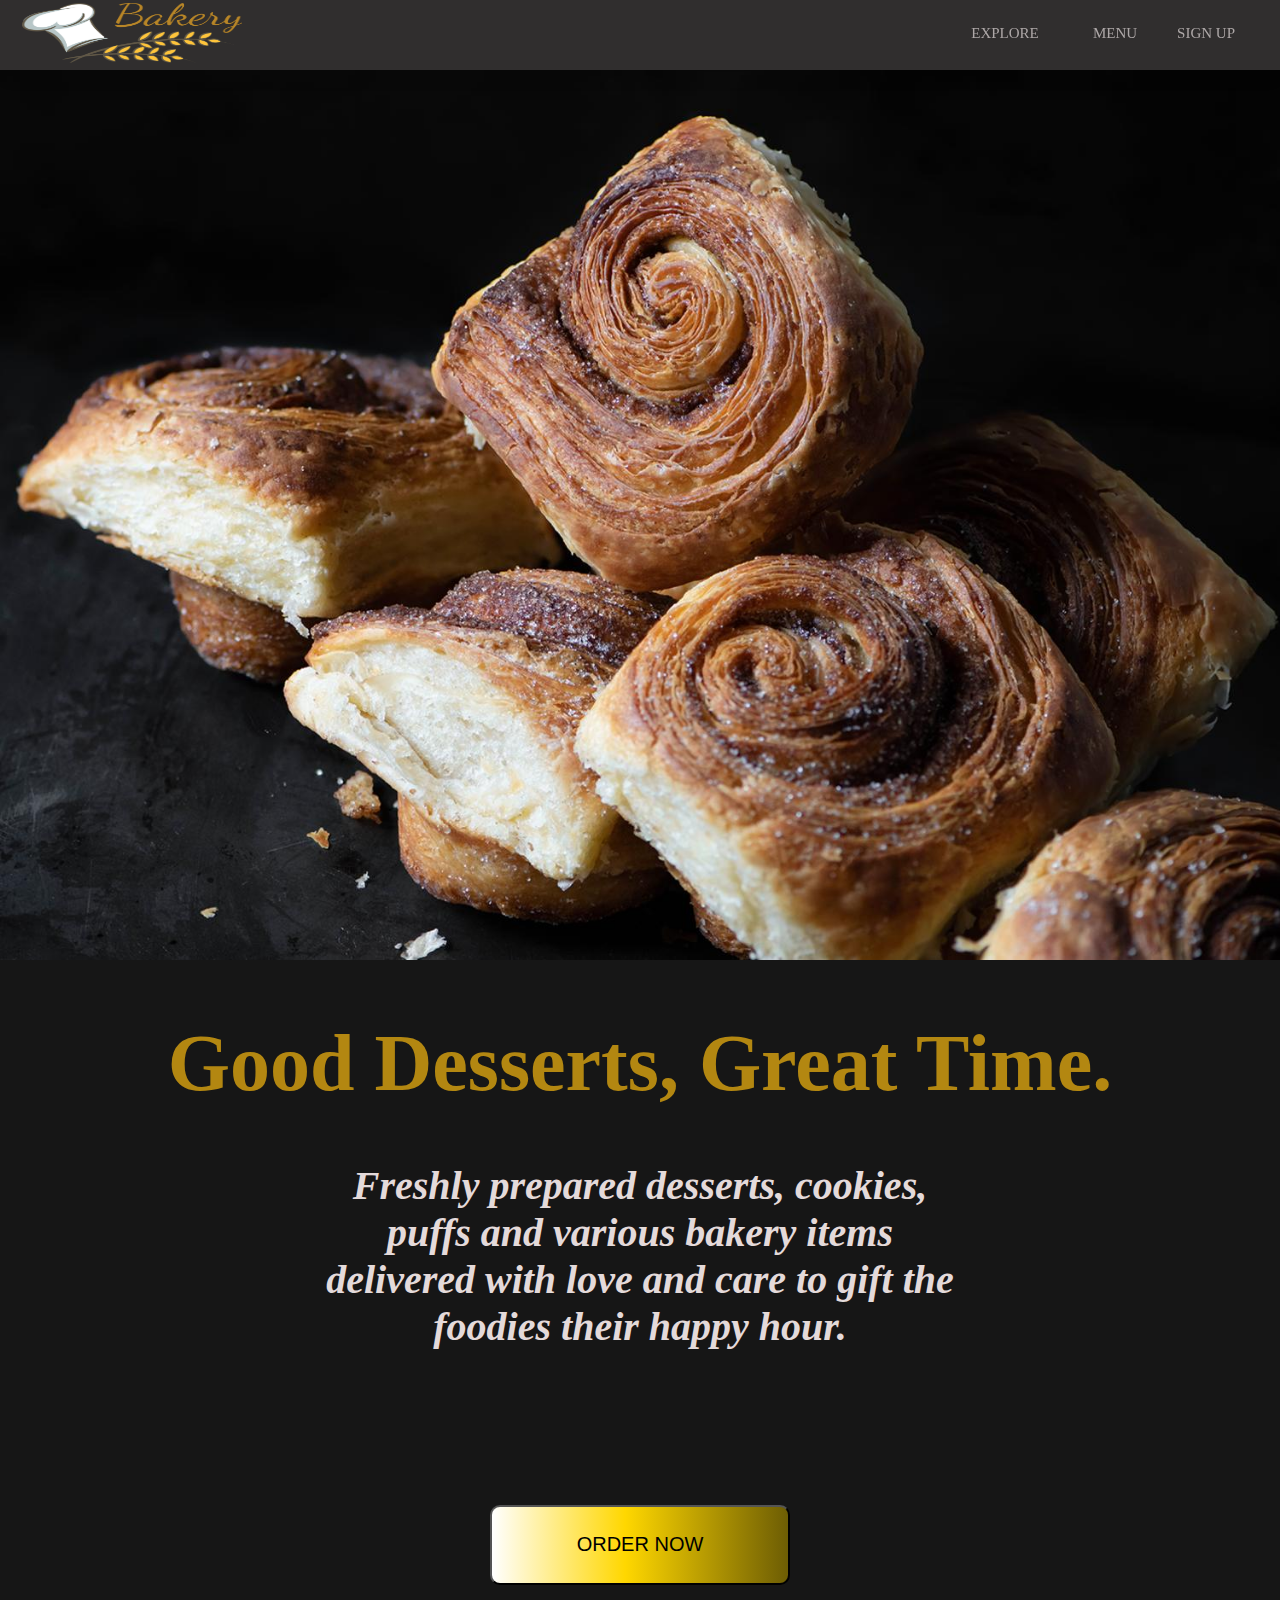
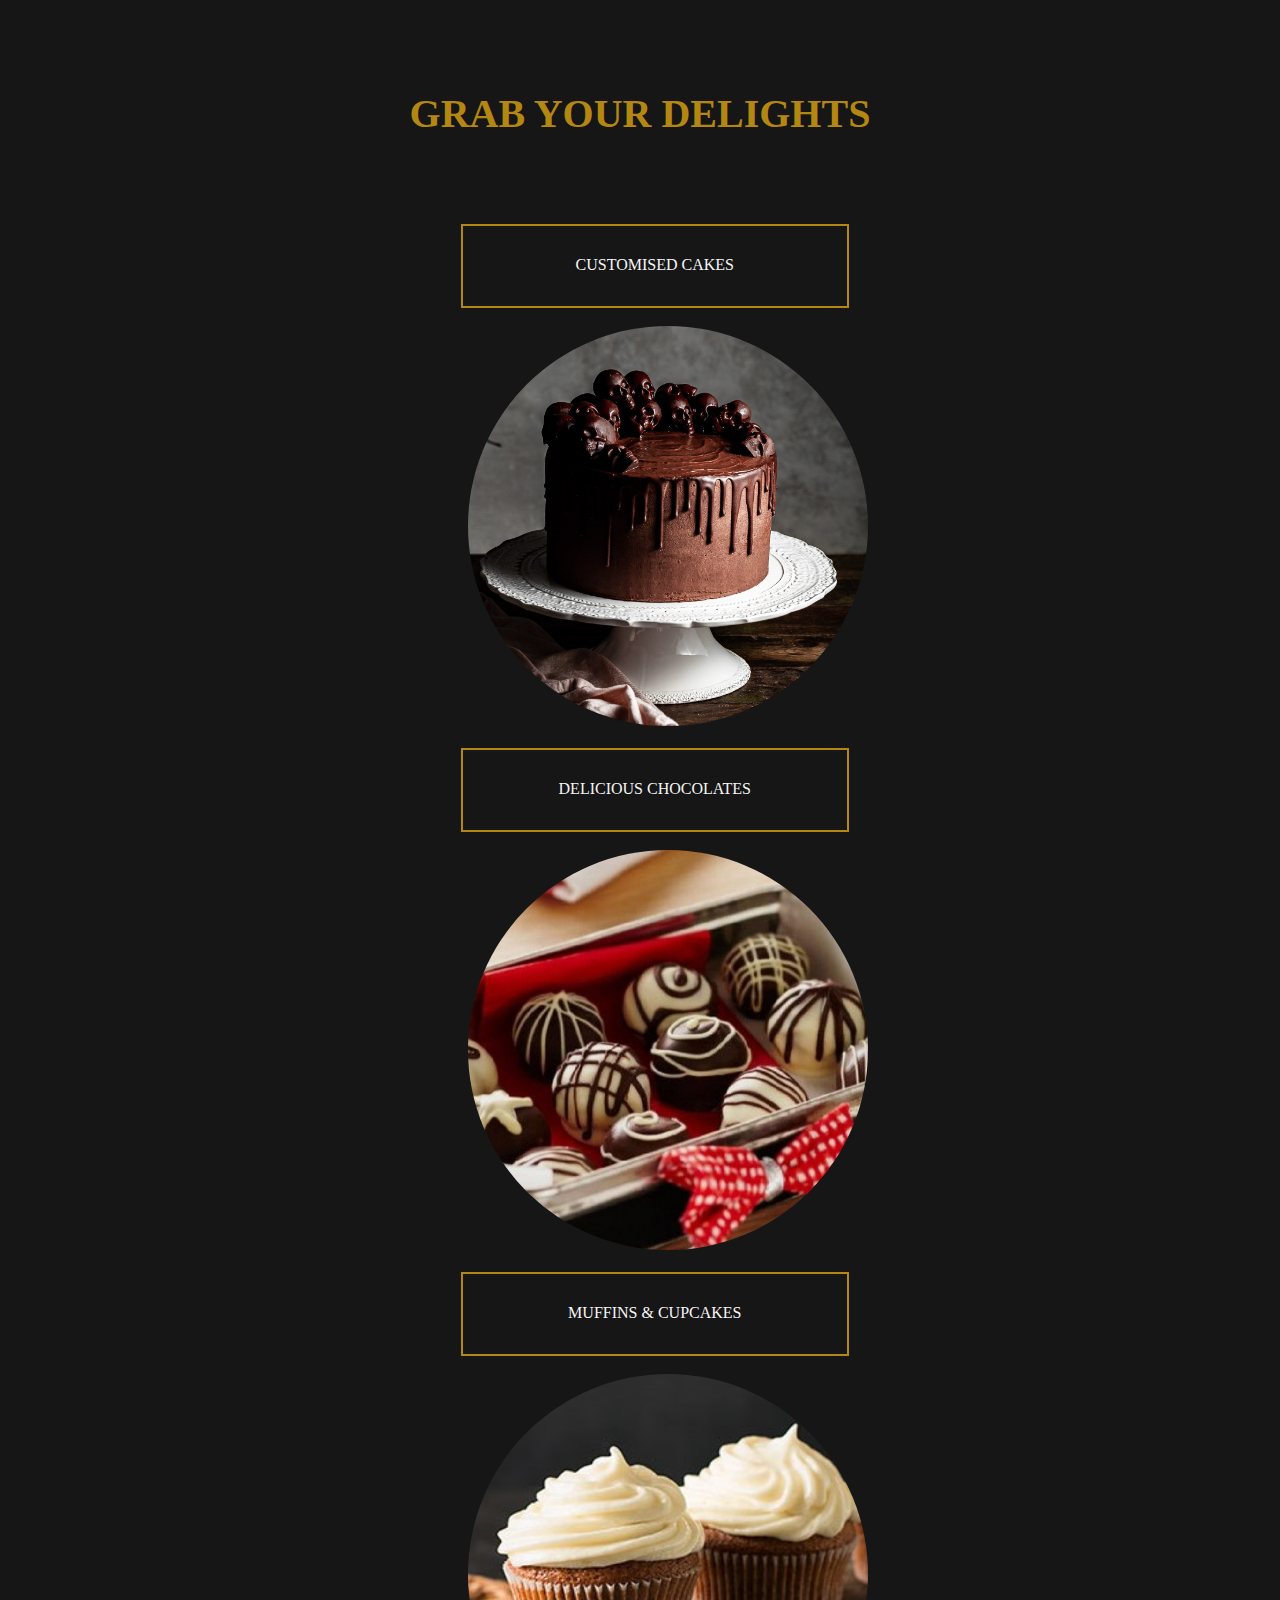
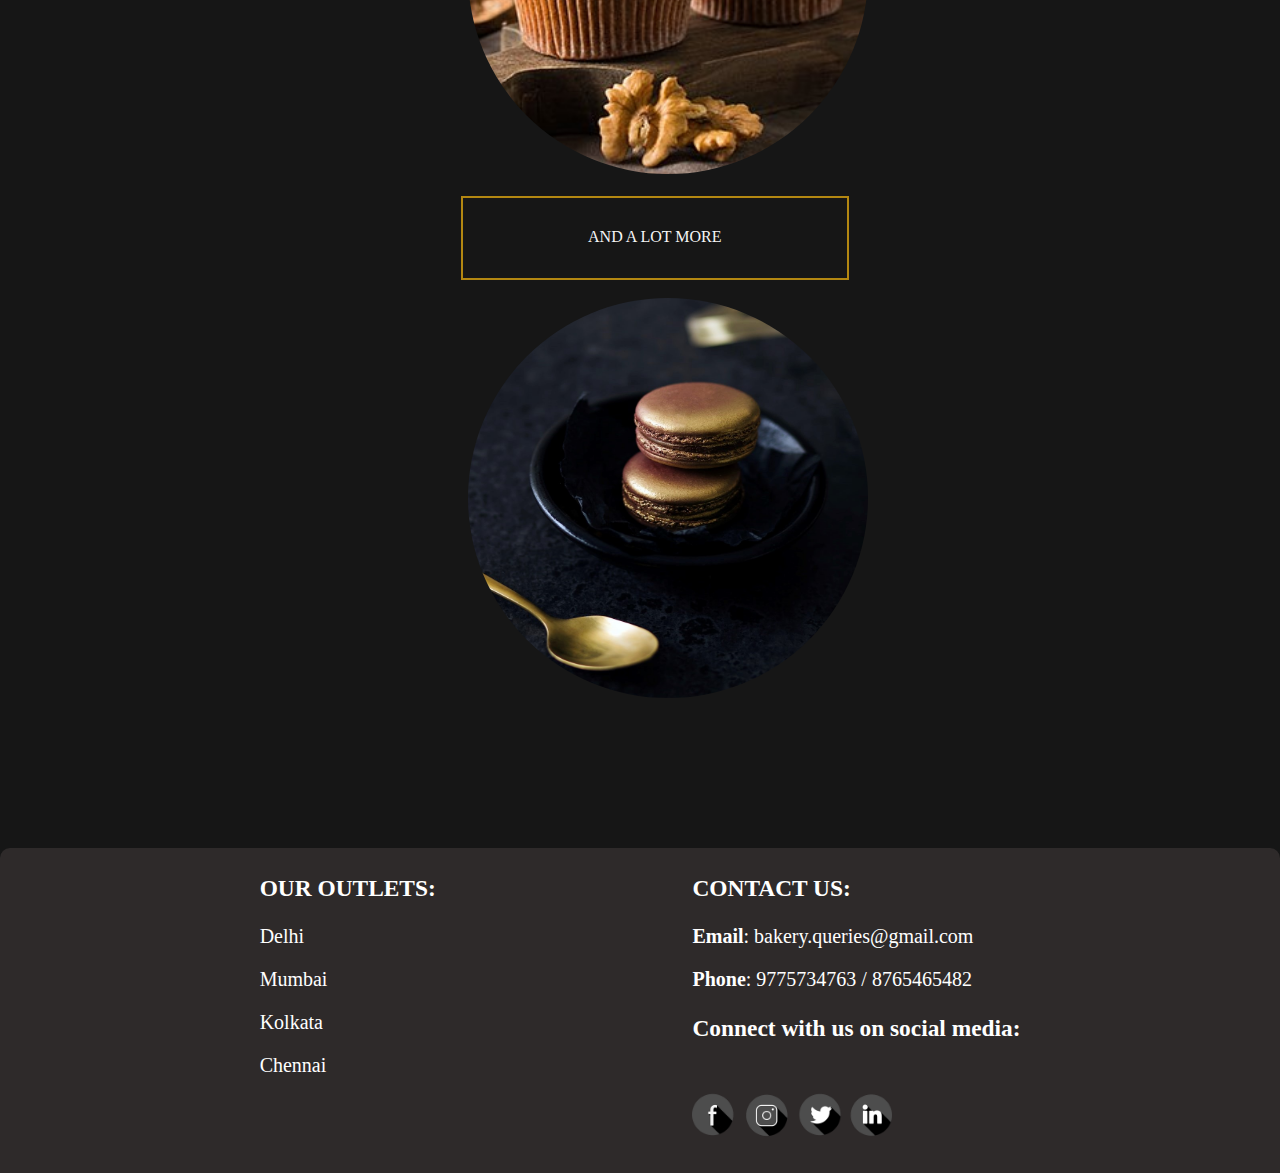
<file: index.html>
<!DOCTYPE html>
<html lang="en">
<head>
    <link rel="stylesheet" href="style.css">
    <meta charset="UTF-8">
    <meta http-equiv="X-UA-Compatible" content="IE=edge">
    <meta name="viewport" content="width=device-width, initial-scale=1.0">
    <title>BAKERY</title>
</head>

<STYLE>A {text-decoration: none;} </STYLE>

<body>
    <header>
        <nav class="navbar">
            
            <div class="nav__brand">
                <img src="assets/brand_logo.png" alt="Brand logo" class="brand__logo"> 
            </div>
            <div class="nav__items__div">

                <div class="navbar__nav__items"><p><a href="explore.html">&nbsp&nbsp&nbspEXPLORE&nbsp&nbsp&nbsp</a></p></div>                    
                <div class="navbar__nav__items"><p><a href="menu.html">&nbsp&nbsp&nbsp&nbsp&nbsp&nbsp&nbspMENU&nbsp&nbsp&nbsp&nbsp&nbsp</a></p></div>                   
                <div class="navbar__nav__items"><p><a href="">&nbspSIGN UP&nbsp</a></p></div> 


            </div>
            
                         
        </nav>
    </header>

    <main class="container">
        <section class="hero__container">
            <div class="hero__image__container">
                <img src="./assets/hero_image.jpg" alt="hero_image" class="hero__image">
            </div>
            <div class="hero__text">
                <center>
                    <div class="hero__text__heading">
                        <h1 >Good Desserts, Great Time.</h1>
                    </div> 

                    <div class="hero__text__description">
                        <h1 ><i>Freshly prepared desserts, cookies, puffs and various bakery items delivered with love and care to gift the foodies their happy hour.</i></h1>
                    </div>            
                
                </center>
            </div>
        </section>

        <section>
            <div class="middle__content">
                <center>
                <div class="btn__order__now">
                   
                   <button class="btn__primary" id="order__now">ORDER NOW</button>
                
                </div>
                </center>
                <br><br><br>

                <div class="bakery__menu__card">
                    <h1 class="hero__text__heading" style="margin:5%; text-align: center;"><strong>GRAB YOUR DELIGHTS</strong></h1> <br> <br>
                    <div class="bakery__menu__items">
                        

                        <div class="bakery__menu__card__details">CUSTOMISED CAKES</div> <br>
                        <div >                        
                            <image src="./assets/cake.jpg" class="bakery__menu__card__image" alt="cake"></image>
                        </div> 
                        <br>

                        <div class="bakery__menu__card__details">DELICIOUS CHOCOLATES</div> <br>
                        <div >                        
                           <image src="./assets/chocolates.jpg" class="bakery__menu__card__image" alt="cake"></image>
                        </div>
                        <br>

                        <div class="bakery__menu__card__details">MUFFINS & CUPCAKES</div> <br>
                        <div >                        
                           <image src="./assets/cupcakes.jpg" class="bakery__menu__card__image" alt="cake"></image>
                        </div>
                        <br>

                        <div class="bakery__menu__card__details">AND A LOT MORE</div> <br>
                        <div >                        
                            <image src="./assets/macaroons.jpg" class="bakery__menu__card__image" alt="cake"></image>
                        </div>
                        <br>
                       
                    </div>
                    
                    

                </div>
            </div>
        </section>
    </main>

    <footer>

        <div class="footer__outlets">
            <h3>OUR OUTLETS:</h3>
            <p>Delhi</p>
            <p>Mumbai</p>
            <p>Kolkata</p>
            <p>Chennai</p>
            
        </div>

        <div class="footer__contact">
            <h3>CONTACT US:</h3>
            <p><strong>Email</strong>: bakery.queries@gmail.com</p>
            <p><strong>Phone</strong>: 9775734763 / 8765465482</p>   
 
            <h3>Connect with us on social media:</h3>
                <div>
                    <img src="./assets/footer_icons.png" class="footer__icons">
                </div>
                
        </div>

       
    </footer>
</body>
</html>
</file>
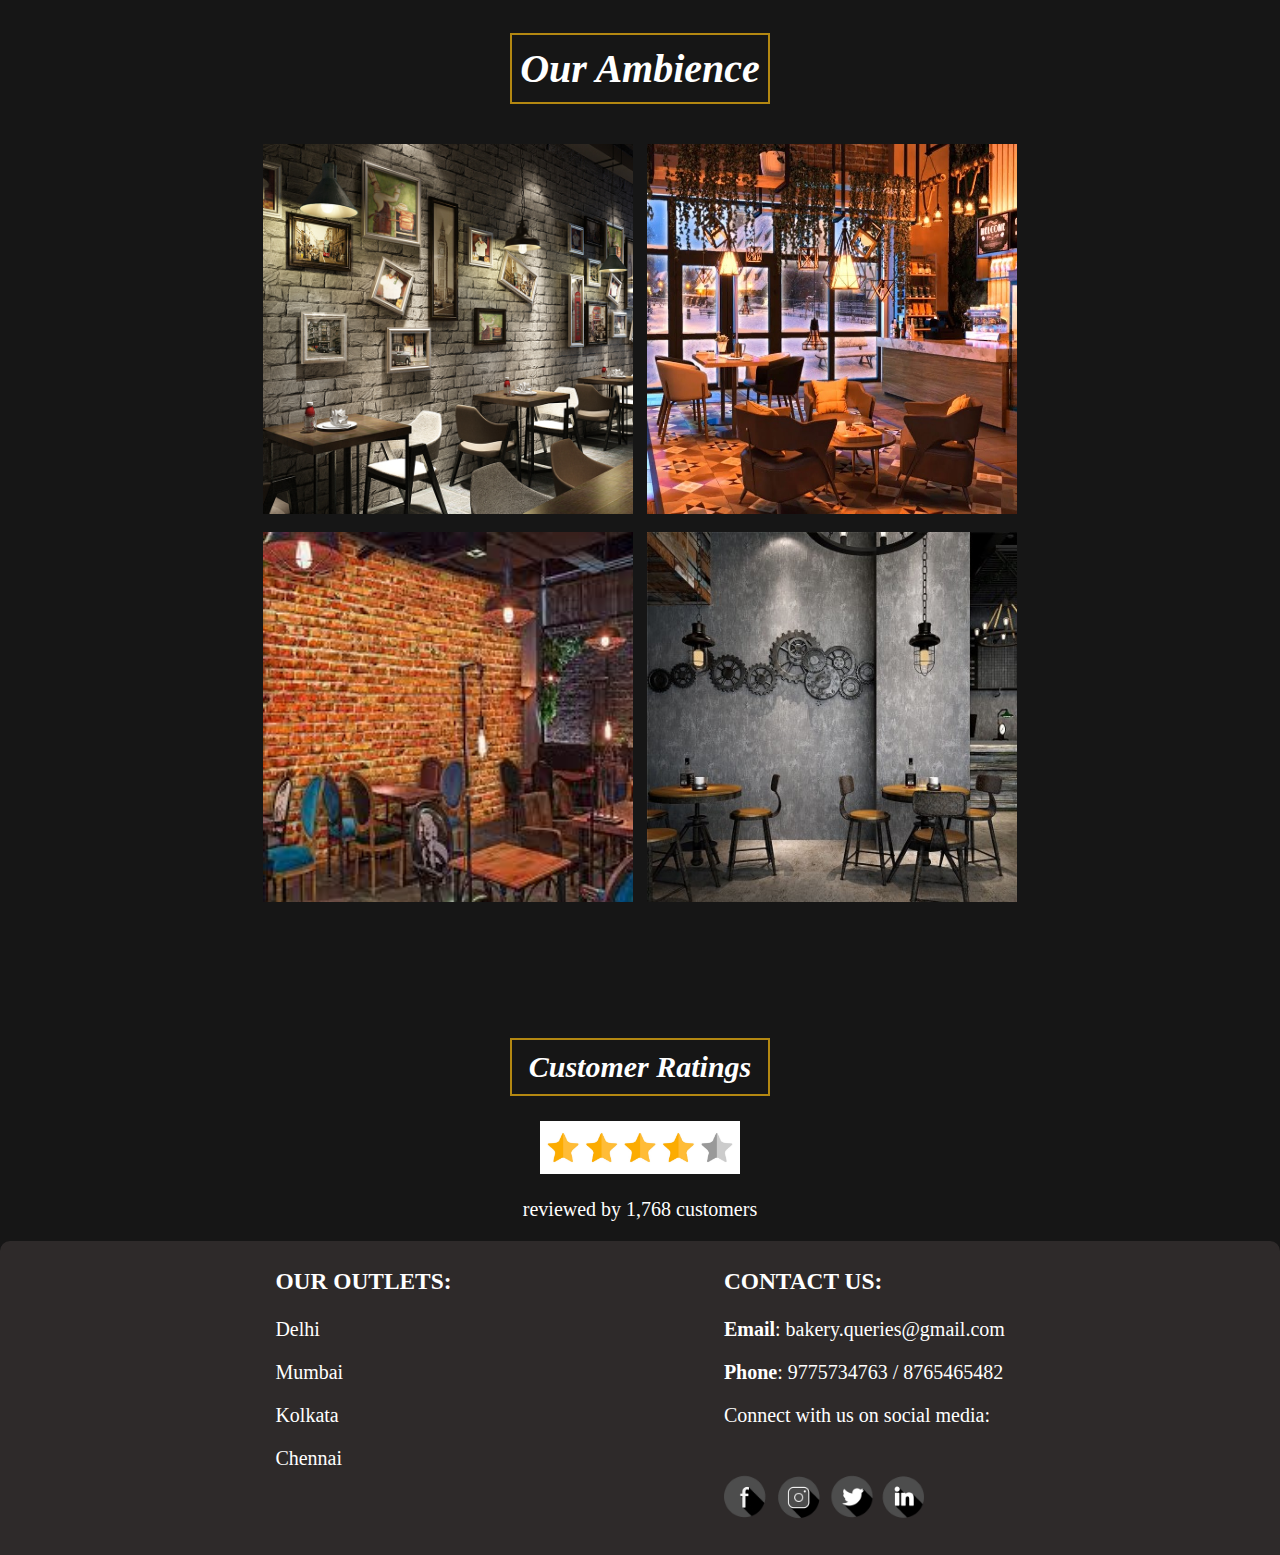
<file: explore.html>
<!DOCTYPE html>
<html lang="en">
<head>
    <link rel="stylesheet" href="style_explore.css">
    <meta charset="UTF-8">
    <meta http-equiv="X-UA-Compatible" content="IE=edge">
    <meta name="viewport" content="width=device-width, initial-scale=1.0">
    <title>Bakery-Explore</title>
</head>

<body>

    
    
    <main class="container">
        <center>
        <h2 class="heading"><i>Our Ambience</i></h2>
        </center>

        <div class="explore__items">
        <center>
            
            

            <div class="images">
                <div class="images__img1">
                    <img src="./assets/ambience1.jpg" class="img1"> 
                </div>

                <div class="images__img2">
                    <img src="./assets/ambience2.jpg" class="img2"> 
                </div>

                <div class="images__img3">
                    <img src="./assets/ambience3.jpg" class="img3"> 
                </div> 

                <div class="images__img4">
                    <img src="./assets/ambience4.png" class="img4"> 
                </div>             

                

        
            </div>
        </center>
        </div>

        
            <section>
                <center>
                 <h2 class="heading" style="font-size:30px"><i>Customer Ratings</i></h2>
                 <img src="./assets/reviews.jpg" id="reviews">
                 <p style="color:white; font-size:20px;"> reviewed by 1,768 customers</p>
            
                </center>
            </section>    
        
    </main>

    <footer>

        <div class="footer__outlets">
            <h3>OUR OUTLETS:</h3>
            <p>Delhi</p>
            <p>Mumbai</p>
            <p>Kolkata</p>
            <p>Chennai</p>
            
        </div>

        <div class="footer__contact">
            <h3>CONTACT US:</h3>
            <p><strong>Email</strong>: bakery.queries@gmail.com</p>
            <p><strong>Phone</strong>: 9775734763 / 8765465482</p>   
 
            <p>Connect with us on social media:<p>
                <div>
                    <img src="./assets/footer_icons.png" class="footer__icons">
                </div>
                
        </div>

       
    </footer>

</body>
</html>
</file>
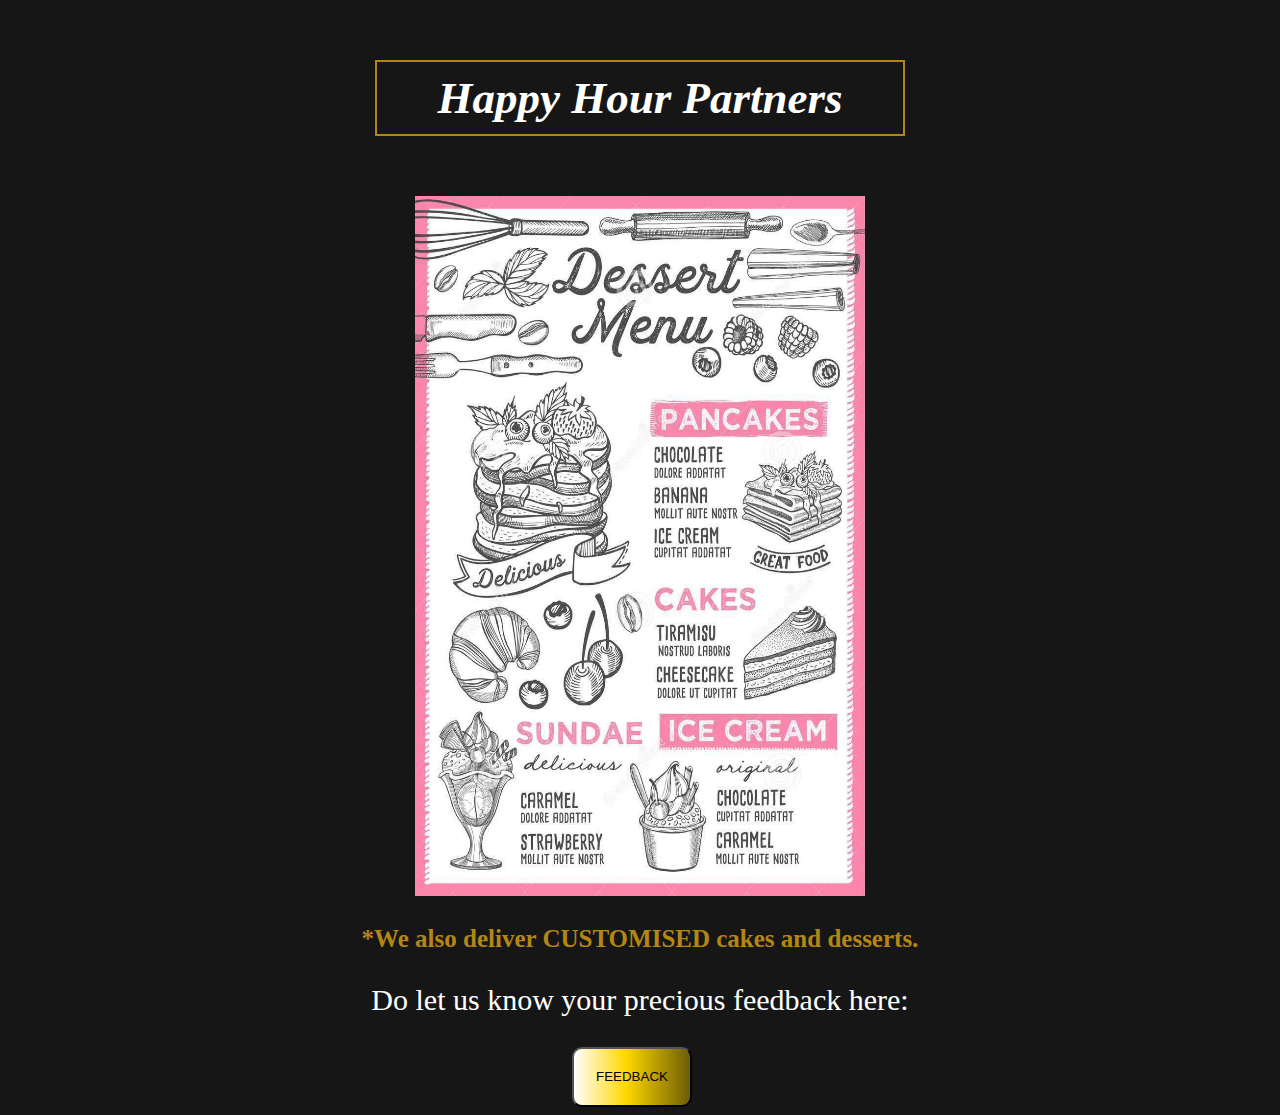
<file: menu.html>
<!DOCTYPE html>
<html lang="en">
<head>
    <link rel="stylesheet" href="style_menu.css">
    <meta charset="UTF-8">
    <meta http-equiv="X-UA-Compatible" content="IE=edge">
    <meta name="viewport" content="width=device-width, initial-scale=1.0">
    <title>Bakery-Menu</title>
</head>
<body>

   <main class="container">
       <center>
        <h4 class="heading"><i>Happy Hour Partners</i></h4>
        <div class="menu_img" >
           
            <div><img src="./assets/menu_img.jpg" class="img"></div>
           
        </div>
       </center>       
   </main>

   <section>
       <div class="menu__description">
           <center>
               <div>
                  <h3 class="menu__text">*We also deliver CUSTOMISED cakes and desserts.</h3>
                  <p>Do let us know your precious feedback here:</p>
                  <button>FEEDBACK</button>
               </div>

            </center>   

       </div>
   </section>

    
</body>
</html>
</file>
<file: style.css>
body{
    margin:0px;
    padding:0px;
    background-color: rgb(22, 22, 22); 
}

.navbar {
    position: fixed;
    top:0;
    height:60px;
    width:100%;
    display: flex;
    background-color: rgb(48, 46, 46); 
    z-index: 9999;
    box-shadow: 0 10px 15px -3px rgb(0 0 0 / 10%), 0 4px 6px -2px rgb(0 0 0 / 5%);   
    justify-content: space-between; 
    align-items: center; 
}

 .nav__items__div {
    display: flex;
    width:60%;
    font-size:10px;
} 

.nav__brand {    
    width:100px;  
}

.brand__logo {
    width:100%;    
    height:60px;
    margin:10px;
}

.navbar__nav__items {
    color:rgb(173, 167, 167);
    height:35px;
    width:120px;   
    padding-top: 25px;
}

a:link {
    color:rgb(173, 167, 167);
}

a:active {
    color:rgb(173, 167, 167);


}
a:visited {
    color:rgb(173, 167, 167);

}

a:hover {
    color:rgb(173, 167, 167);

}



.navbar__nav__items:hover {
    color:black;
    /* background-color: white; */
    background-color:rgb(179, 135, 17);
}


.btn__primary {
    margin-right: 1rem;
    height:40px;
    border-radius: 10px;
    background-image: linear-gradient(
        to right,
        white 0%,
        gold 45%,
        rgb(109, 93, 4) 100%
    );

}

/* .container {

} */

.hero__container {
    margin-top: 2rem;
    margin-left: 1rem;
    margin-right: 1rem; 
    display: flex;
    flex-direction: column;

}

.hero__image__container {
    margin:auto;
}

.hero__image {

    height:40%;
    width:100%;
    right: auto;
    left: auto;
    border-top-left-radius: 5%;
    border-top-right-radius: 5%;
    
}

/* .hero__text {
} */

.hero__text__heading {
    color:rgb(179, 135, 17);
    font-size:30px;
}

.hero__text__description {
    color:rgb(228, 218, 218);
}

.middle__content {
    margin:10%;
    
}

#order__now {
    height: 60px;
    width: 150px;
    margin: auto;


}

.bakery__menu__card {
    display:flex;
    flex-direction: column;
    color: whitesmoke;

}

.bakery__menu__card__image {

    height:300px; 
    width:300px;
    border-radius: 50%;
    margin-right:10%;

}

.bakery__menu__card__details {
    height:50px;
    border: solid 2px rgb(179, 135, 17);
    text-align: center;
    justify-content: center;
    padding-top:30px;

}


footer {
    background-color: rgb(46, 42, 42); 
  
    color: white;
    display: flex;
    justify-content: space-evenly;
    padding:3px;
    border-top-left-radius: 10px;
    border-top-right-radius: 10px;
     width:370px;  /*new */
     font-size:10px;
}

.footer__outlets {

    align-items: center;
    

}

/* .footer__contacts{
    
} */

.footer__icons {
    height:50px;
    width:100px;
}

@media(min-width:1200px) {

    .navbar {
        height:70px;        
    }

    .nav__brand {    
        width:220px;
        
    }

    
    .brand__logo {
        width:100%;    
        height:60px;
        margin-left:10%; 
    }

    .navbar__nav__items {
        
        height:60px;
        width:120px; 
        padding-top: 10px;
        
    }

    .hero__container {
        margin-top: 0rem;
        margin-left: 0rem;
        margin-right: 0rem; 
        display: flex;
        flex-direction:column;
    
    }
    
    .hero__image__container {
        margin:auto;
         
    }
    
    .hero__image {
    
        border-top-left-radius: 0%;
        border-top-right-radius: 0%;
        
    }

    .nav__items__div {
        display: flex;
        width:25%;
        font-size:15px;
        margin-left: 0%;

    } 

    .hero__text__heading {
        
        font-size:40px;
    }
    
    .hero__text__description {
        
        font-size: 20px;
        width: 50%;
    }


    #order__now {
        height: 80px;
        width: 300px;
        margin: auto;
        border-radius: 10px;
        font-size: 20px;
        
    }

    /* .bakery__menu__card {
      
        
    
    } */

    .bakery__menu__items {

       
        margin-left: 25%;
    }

    .bakery__menu__card__image {

        height:400px;
        width:400px;
        margin-left:11%;
    
    }


    .bakery__menu__card__details {
       
        width:50%;
        margin-left: 10%;
        
    
    }

    footer {
        width:99.55%;
        font-size:20px;
    }


    .footer__icons {
        height:100px;
        width:200px;
    }

    
    

}

 /* @media(min-width:1200px) {

    .bakery__menu__card__details {
        height:50px;
        width:50%;
        margin-left: 30px; 
    } 


    .bakery__menu__card__image {
        margin-left: 25px;
    
    }

    .bakery__menu__items {

        display:flex;
        flex-direction: column;
        flex-wrap: wrap;
        margin-left: 28%;
    }
}  */
</file>
<file: style_explore.css>
body {
    margin:0px;
    padding:0px;
    background-color: rgb(22, 22, 22); 
}

.container {

    align-items: center;

}


.explore__items {
    
    display: flex;
    flex-wrap: wrap;
    
    
}


.heading {
    color:white;
    font-size:40px;
    padding-bottom:10px;
    padding-top:10px;
    padding-bottom:10px;
    border: solid 2px rgb(179, 135, 17);
    width:90%;
    margin-left:2px;
}

.images {
    display: flex;
    justify-content: center;
    flex-wrap: wrap;
    flex-direction: column;
    
    

}

.img1 {
    height:370px;
    width:370px;
    left:auto;
    right: auto;
    margin-bottom:20px;
}

.img3 {

    width:370px;
    height:370px;
    margin-bottom:20px;
    
}

.img2 {
    width:370px;
    height:370px;
    margin-bottom:20px;

}

.img4 {
    margin-bottom:20px;
    width:370px;
    height:370px;
}

#reviews {
    width:200px;
   
}

footer {
    background-color: rgb(46, 42, 42); 
    color: white;
    display: flex;
    justify-content: space-evenly;
    padding:3px;
    border-top-left-radius: 10px;
    border-top-right-radius: 10px;
     width:370px;  
     font-size:10px;
}

.footer__outlets {

    align-items: center;
    

}

/* .footer__contacts{
    
} */

.footer__icons {
    height:50px;
    width:100px;
}


 


@media(min-width:1200px){

    .heading {
        
        font-size: 40px;
        width:20%;
        margin-left:0px;
    }


    .images {
        flex-direction: row;
        padding:100px;
        padding-top: 0%;
        
    }

    .img1 {
        margin:7px;
        
        
    }

    .img2 {
        margin:7px; 
    }

    .img3 {
        margin:7px;
        
    }

    .img4 {
       margin:7px;
    }

    #reviews {
        width:200px;
        margin-left:0px;
    }

    footer {
        width:99.55%;
        font-size:20px;
    }


    .footer__icons {
        height:100px;
        width:200px;
    }

}
</file>
<file: style_menu.css>
body {
    background-color: rgb(22, 22, 22);
}

.menu_img {
    display:flex;
    flex-direction: column;   

}

.heading {
    color:white;
    font-size:30px;
    border: solid 2px rgb(179, 135, 17);
    width:80%;
    padding:10px;
    
}

.img {
    height:700px;
    width:350px;

}

.menu__text {
    font-size: 25px;
    color:rgb(179, 135, 17);
}

p{
    font-size: 25px;
    color:white;
}

button

    {
        margin-right: 1rem;
        height:40px;
        width:90px;
        border-radius: 10px;
        background-image: linear-gradient(
            to right,
            white 0%,
            gold 45%,
            rgb(109, 93, 4) 100% );
            

    }


@media(min-width:1200px) {


    
    .heading {
        
        font-size:45px;       
        width:40%;
        padding:10px;
    }
    
    .img {
        
        width:450px;
    
    }
    
    h3 {
        font-size: 30px;
        
    }
    
    p{
        font-size: 30px;
       
    }
    
    button
    
        {
            
            height:60px;
            width:120px;
            
    
    }

    
}
</file>
